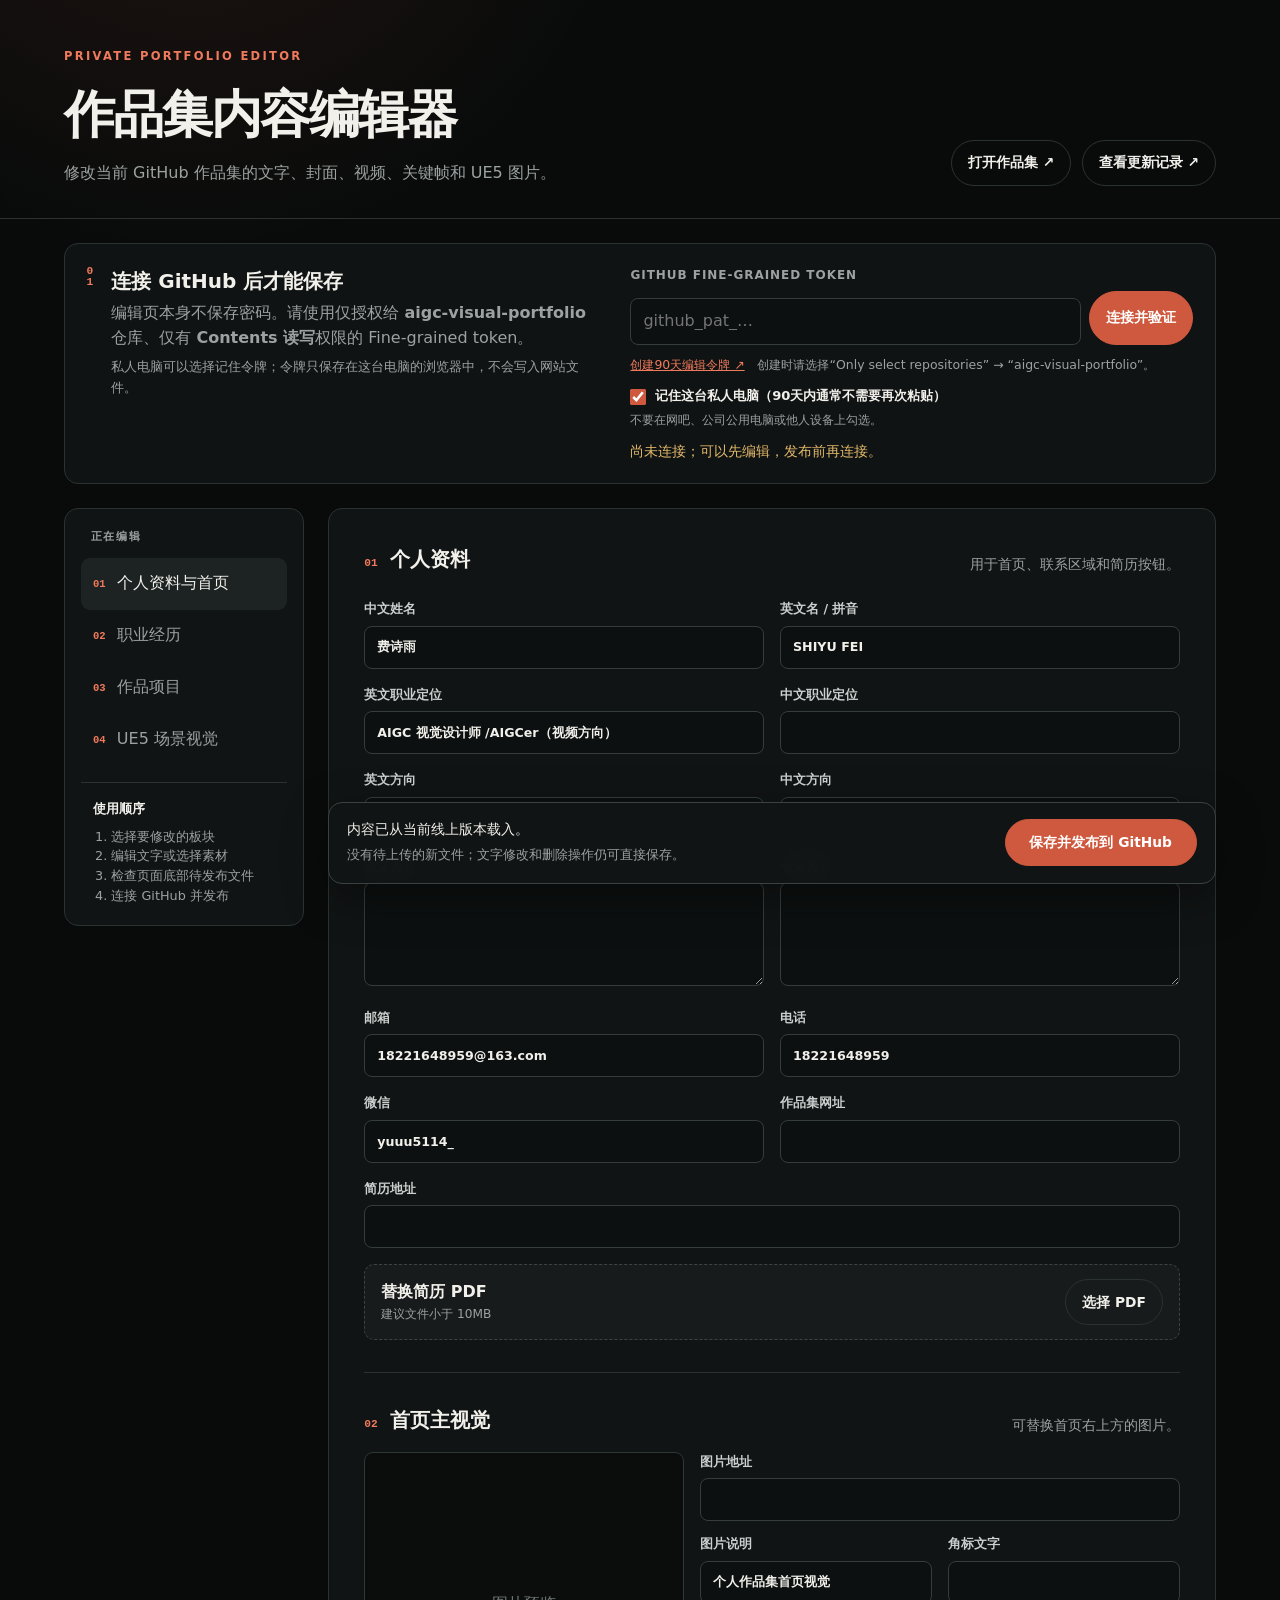
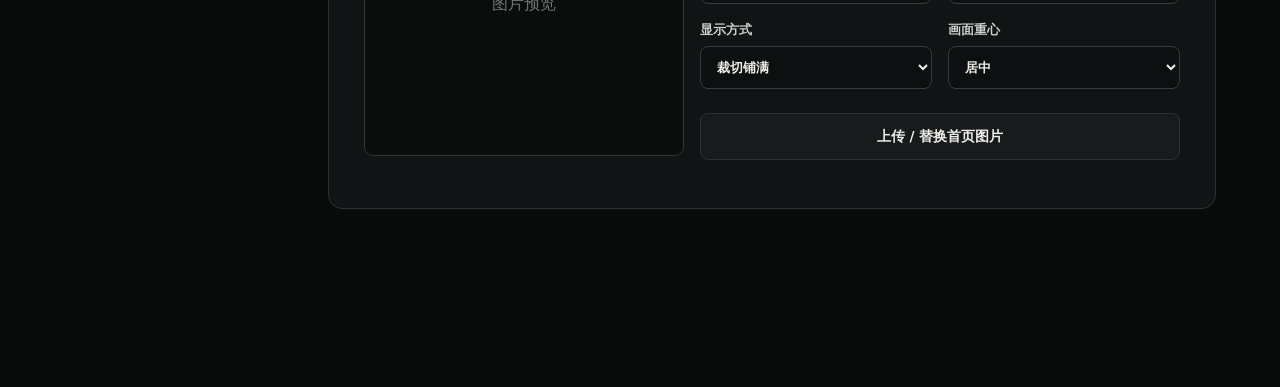
<file: editor/index.html>
<!doctype html>
<html lang="zh-CN">
<head>
  <meta charset="utf-8">
  <meta name="viewport" content="width=device-width, initial-scale=1">
  <meta name="robots" content="noindex,nofollow,noarchive">
  <title>费诗雨作品集 · 内容编辑器</title>
  <meta http-equiv="Cache-Control" content="no-cache, no-store, must-revalidate">
  <meta http-equiv="Pragma" content="no-cache">
  <meta http-equiv="Expires" content="0">
  <link rel="stylesheet" href="./editor.css?v=20261022-1">
  <script src="../data/content.js?v=20261025-layout-refine-10"></script>
  <script defer src="./editor.js?v=20261022-1"></script>
</head>
<body>
  <header class="topbar">
    <div>
      <p class="eyebrow">PRIVATE PORTFOLIO EDITOR</p>
      <h1>作品集内容编辑器</h1>
      <p class="subtitle">修改当前 GitHub 作品集的文字、封面、视频、关键帧和 UE5 图片。</p>
    </div>
    <div class="topbar__actions">
      <a class="button button--ghost" href="../" target="_blank" rel="noreferrer">打开作品集 ↗</a>
      <a class="button button--ghost" href="https://github.com/Xingriqing/aigc-visual-portfolio/commits/main" target="_blank" rel="noreferrer">查看更新记录 ↗</a>
    </div>
  </header>

  <section class="access-card" aria-labelledby="access-title">
    <div class="access-card__copy">
      <span class="step-number">01</span>
      <div>
        <h2 id="access-title">连接 GitHub 后才能保存</h2>
        <p>编辑页本身不保存密码。请使用仅授权给 <strong>aigc-visual-portfolio</strong> 仓库、仅有 <strong>Contents 读写</strong>权限的 Fine-grained token。</p>
        <p class="security-note">私人电脑可以选择记住令牌；令牌只保存在这台电脑的浏览器中，不会写入网站文件。</p>
      </div>
    </div>
    <div class="token-row">
      <label for="github-token">GitHub Fine-grained token</label>
      <div class="token-controls">
        <input id="github-token" type="password" autocomplete="off" placeholder="github_pat_…" spellcheck="false">
        <button type="button" class="button button--primary" data-connect>连接并验证</button>
        <button type="button" class="button button--quiet" data-disconnect hidden>清除令牌</button>
      </div>
      <div class="token-help">
        <a href="https://github.com/settings/personal-access-tokens/new?name=AIGC%20Portfolio%20Editor&amp;description=Only%20used%20to%20publish%20the%20AIGC%20portfolio&amp;target_name=Xingriqing&amp;expires_in=90&amp;contents=write" target="_blank" rel="noreferrer">创建90天编辑令牌 ↗</a>
        <span>创建时请选择“Only select repositories” → “aigc-visual-portfolio”。</span>
      </div>
      <label class="remember-device"><input type="checkbox" data-remember-device checked><span>记住这台私人电脑（90天内通常不需要再次粘贴）</span></label>
      <p class="remember-warning">不要在网吧、公司公用电脑或他人设备上勾选。</p>
      <p class="connection-status" data-connection-status>尚未连接；可以先编辑，发布前再连接。</p>
    </div>
  </section>

  <div class="editor-layout">
    <aside class="sidebar" aria-label="编辑内容选择">
      <p class="sidebar__label">正在编辑</p>
      <button type="button" class="mode-button is-active" data-mode="site"><span>01</span>个人资料与首页</button>
      <button type="button" class="mode-button" data-mode="experience"><span>02</span>职业经历</button>
      <button type="button" class="mode-button" data-mode="project"><span>03</span>作品项目</button>
      <button type="button" class="mode-button" data-mode="environment"><span>04</span>UE5 场景视觉</button>
      <div class="sidebar__help">
        <strong>使用顺序</strong>
        <ol>
          <li>选择要修改的板块</li>
          <li>编辑文字或选择素材</li>
          <li>检查页面底部待发布文件</li>
          <li>连接 GitHub 并发布</li>
        </ol>
      </div>
    </aside>

    <main class="workspace">
      <form data-editor-form>
        <div class="panel" data-panel="site">
          <div class="panel-heading">
            <div><span>01</span><h2>个人资料</h2></div>
            <p>用于首页、联系区域和简历按钮。</p>
          </div>
          <div class="form-grid form-grid--two">
            <label>中文姓名<input name="profile.name"></label>
            <label>英文名 / 拼音<input name="profile.englishName"></label>
            <label>英文职业定位<input name="profile.title"></label>
            <label>中文职业定位<input name="profile.titleCN"></label>
            <label>英文方向<input name="profile.disciplines"></label>
            <label>中文方向<input name="profile.disciplinesCN"></label>
          </div>
          <div class="form-grid form-grid--two">
            <label>英文简介<textarea name="profile.introEn" rows="4"></textarea></label>
            <label>中文简介<textarea name="profile.introZh" rows="4"></textarea></label>
          </div>
          <div class="form-grid form-grid--two">
            <label>邮箱<input name="profile.email" type="email"></label>
            <label>电话<input name="profile.phone" type="tel"></label>
            <label>微信<input name="profile.wechat"></label>
            <label>作品集网址<input name="profile.portfolioUrl" type="url"></label>
            <label class="span-two">简历地址<input name="profile.resumeUrl"></label>
          </div>
          <div class="upload-strip">
            <div><strong>替换简历 PDF</strong><small>建议文件小于 10MB</small></div>
            <label class="file-button">选择 PDF<input type="file" accept="application/pdf" data-upload="resume"></label>
          </div>

          <div class="panel-divider"></div>
          <div class="panel-heading panel-heading--compact">
            <div><span>02</span><h2>首页主视觉</h2></div>
            <p>可替换首页右上方的图片。</p>
          </div>
          <div class="media-editor">
            <div class="media-preview" data-preview="hero"><span>首页图片预览</span></div>
            <div class="media-fields">
              <label>图片地址<input name="hero.image"></label>
              <div class="form-grid form-grid--two">
                <label>图片说明<input name="hero.alt"></label>
                <label>角标文字<input name="hero.caption"></label>
                <label>显示方式<select name="hero.fit"><option value="cover">裁切铺满</option><option value="contain">完整显示</option></select></label>
                <label>画面重心<select name="hero.position"><option value="center">居中</option><option value="top">顶部</option><option value="bottom">底部</option><option value="left">左侧</option><option value="right">右侧</option></select></label>
              </div>
              <label class="file-button file-button--wide">上传 / 替换首页图片<input type="file" accept="image/jpeg,image/png,image/webp" data-upload="hero"></label>
            </div>
          </div>
        </div>

        <div class="panel" data-panel="experience" hidden>
          <div class="panel-heading">
            <div><span>02</span><h2>职业经历</h2></div>
            <p>修改公司、岗位、时间和工作内容。</p>
          </div>
          <label class="selector-label">选择经历<select data-experience-select></select></label>
          <div class="form-grid form-grid--two">
            <label>Company<input name="experience.company"></label>
            <label>公司中文名<input name="experience.companyCN"></label>
            <label>Location<input name="experience.location"></label>
            <label>地点中文<input name="experience.locationCN"></label>
            <label>Position<input name="experience.role"></label>
            <label>中文职位<input name="experience.roleCN"></label>
            <label>经历类型<input name="experience.type"></label>
            <label>时间<input name="experience.period"></label>
          </div>
          <label>经历简介<textarea name="experience.summary" rows="6"></textarea></label>
          <label>工作内容（每行一项）<textarea name="experience.responsibilities" rows="10"></textarea></label>
          <label>保密说明<textarea name="experience.confidentialityNote" rows="4"></textarea></label>
        </div>

        <div class="panel" data-panel="project" hidden>
          <div class="panel-heading">
            <div><span>03</span><h2>作品项目</h2></div>
            <p>选择项目后可修改文字、素材和公开链接。</p>
          </div>
          <label class="selector-label">选择项目<select data-project-select></select></label>

          <div class="form-grid form-grid--two">
            <label class="span-two">项目名称<textarea name="project.title" rows="2"></textarea></label>
            <label>英文副标题<input name="project.subtitle"></label>
            <label>年份 / 状态<input name="project.year"></label>
            <label>项目类型<input name="project.category"></label>
            <label>项目标签<input name="project.projectType"></label>
            <label>客户 / 品牌<input name="project.client"></label>
            <label>平台<input name="project.platform"></label>
          </div>
          <label>项目介绍<textarea name="project.description" rows="6"></textarea></label>
          <div class="form-grid form-grid--two">
            <label>Role（每行一项）<textarea name="project.role" rows="7"></textarea></label>
            <label>My Contribution（每行一项）<textarea name="project.responsibilities" rows="7"></textarea></label>
          </div>
          <label>Tools（每行一项）<textarea name="project.tools" rows="5"></textarea></label>

          <div class="panel-divider"></div>
          <div class="panel-heading panel-heading--compact">
            <div><span>04</span><h2>封面与成片</h2></div>
            <p>上传后会自动写入素材地址。</p>
          </div>
          <div class="media-pair">
            <article class="media-card">
              <div class="media-preview" data-preview="cover"><span>项目封面预览</span></div>
              <h3>封面 / Hero Image</h3>
              <label>素材地址<input name="project.coverImage"></label>
              <div class="form-grid form-grid--two form-grid--compact">
                <label>显示比例<select name="project.coverAspect"><option>16:9</option><option>3:2</option><option>4:3</option><option>1:1</option><option>3:4</option><option>4:5</option><option>9:16</option></select></label>
                <label>显示方式<select name="project.coverFit"><option value="cover">裁切铺满</option><option value="contain">完整显示</option></select></label>
              </div>
              <label>图片来源说明<textarea name="project.sourceNote" rows="2"></textarea></label>
              <label class="file-button file-button--wide">上传 / 替换封面<input type="file" accept="image/jpeg,image/png,image/webp" data-upload="cover"></label>
            </article>
            <article class="media-card">
              <div class="media-preview" data-preview="video"><span>视频预览</span></div>
              <h3>完整成片 / Film</h3>
              <label>视频地址<input name="project.videoUrl"></label>
              <p class="field-note">建议 MP4 / H.264，单文件不超过 20MB。</p>
              <label class="file-button file-button--wide">上传 / 替换视频<input type="file" accept="video/mp4,video/webm" data-upload="video"></label>
            </article>
          </div>

          <div class="repeat-section">
            <div class="repeat-heading"><div><h3>关键帧</h3><p>可以上传多张，调整文字、比例、顺序或全部删除；没有图片也可以直接保存。</p></div><label class="file-button">添加图片<input type="file" accept="image/jpeg,image/png,image/webp" multiple data-upload="stills"></label></div>
            <div class="repeat-list" data-stills-list></div>
          </div>

          <div class="repeat-section">
            <div class="repeat-heading"><div><h3>外部链接</h3><p>成片、平台页面或项目链接。</p></div><button type="button" class="button button--quiet" data-add-link>＋ 添加链接</button></div>
            <div class="repeat-list" data-links-list></div>
          </div>
        </div>

        <div class="panel" data-panel="environment" hidden>
          <div class="panel-heading">
            <div><span>04</span><h2>UE5 × AIGC 场景视觉</h2></div>
            <p>每组最多四张。可以调整顺序、图片比例和下方说明。</p>
          </div>
          <div class="environment-groups">
            <section class="environment-group" data-environment-group="0">
              <div class="repeat-heading"><div><h3>第一组</h3><p>GROUP 01 · 图片 1—4</p></div><label class="file-button">上传图片<input type="file" accept="image/jpeg,image/png,image/webp" multiple data-upload="environment-0"></label></div>
              <div class="repeat-list" data-environment-list="0"></div>
            </section>
            <section class="environment-group" data-environment-group="1">
              <div class="repeat-heading"><div><h3>第二组</h3><p>GROUP 02 · 图片 5—8</p></div><label class="file-button">上传图片<input type="file" accept="image/jpeg,image/png,image/webp" multiple data-upload="environment-1"></label></div>
              <div class="repeat-list" data-environment-list="1"></div>
            </section>
          </div>
        </div>

        <footer class="savebar">
          <div>
            <p data-editor-status>内容已从当前线上版本载入。</p>
            <small data-pending-status>没有待上传的新文件；文字修改和删除操作仍可直接保存。</small>
          </div>
          <button type="submit" class="button button--publish">保存并发布到 GitHub</button>
        </footer>
      </form>
    </main>
  </div>
</body>
</html>
</file>
<file: editor/editor.css>
:root {
  color-scheme: dark;
  --bg: #090b0b;
  --surface: #111414;
  --surface-2: #171b1b;
  --surface-3: #1d2222;
  --line: #2b3232;
  --text: #f1f0eb;
  --muted: #9ba2a0;
  --accent: #cf593e;
  --accent-light: #f07a5d;
  --ok: #72bc94;
  --warn: #e3b96b;
  --danger: #e67b79;
  --radius: 14px;
  font-family: Inter, "PingFang SC", "Microsoft YaHei", system-ui, sans-serif;
}

* { box-sizing: border-box; }

html { background: var(--bg); }

body {
  margin: 0;
  min-width: 320px;
  overflow-x: hidden;
  background:
    radial-gradient(circle at 15% -10%, rgba(207, 89, 62, .12), transparent 28rem),
    var(--bg);
  color: var(--text);
  line-height: 1.55;
}

p, a, strong, span, small { overflow-wrap: anywhere; }

button, input, textarea, select { font: inherit; }
button, select, input[type="file"] { cursor: pointer; }
a { color: inherit; }
[hidden] { display: none !important; }

.topbar {
  display: flex;
  align-items: flex-end;
  justify-content: space-between;
  gap: 2rem;
  padding: 3rem clamp(1.25rem, 5vw, 5rem) 2rem;
  border-bottom: 1px solid var(--line);
}

.eyebrow {
  margin: 0 0 .55rem;
  color: var(--accent-light);
  font-size: .72rem;
  font-weight: 700;
  letter-spacing: .2em;
}

h1, h2, h3, p { margin-top: 0; }
h1 { margin-bottom: .45rem; font-size: clamp(1.8rem, 4vw, 3.35rem); letter-spacing: -.04em; }
h2 { margin-bottom: .3rem; font-size: 1.25rem; }
h3 { margin-bottom: .25rem; font-size: 1rem; }
.subtitle, .panel-heading p, .repeat-heading p { margin-bottom: 0; color: var(--muted); }

.topbar__actions { display: flex; flex-wrap: wrap; gap: .65rem; }

.button,
.file-button {
  display: inline-flex;
  min-height: 2.75rem;
  align-items: center;
  justify-content: center;
  padding: .72rem 1rem;
  border: 1px solid var(--line);
  border-radius: 999px;
  background: var(--surface-2);
  color: var(--text);
  font-size: .86rem;
  font-weight: 700;
  text-decoration: none;
  transition: border-color .2s, background .2s, transform .2s;
}

.button:hover, .file-button:hover { border-color: #515b5a; transform: translateY(-1px); }
.button--primary, .button--publish { border-color: var(--accent); background: var(--accent); color: #fff; }
.button--primary:hover, .button--publish:hover { background: var(--accent-light); }
.button--ghost { background: transparent; }
.button--quiet { min-height: 2.35rem; padding: .5rem .8rem; }
.button--danger { border-color: rgba(230, 123, 121, .5); background: transparent; color: var(--danger); }
.button:disabled { cursor: wait; opacity: .55; transform: none; }

.access-card {
  display: grid;
  grid-template-columns: minmax(0, 1fr) minmax(320px, 1.1fr);
  gap: 2rem;
  margin: 1.5rem clamp(1.25rem, 5vw, 5rem);
  padding: 1.35rem;
  border: 1px solid var(--line);
  border-radius: var(--radius);
  background: rgba(17, 20, 20, .9);
}

.access-card__copy { display: flex; min-width: 0; gap: 1rem; }
.access-card__copy p { margin-bottom: .4rem; color: var(--muted); }
.step-number { color: var(--accent-light); font: 700 .7rem/1 monospace; letter-spacing: .12em; }
.security-note { font-size: .82rem; }

.token-row { min-width: 0; }
.token-row label { display: block; margin-bottom: .45rem; color: var(--muted); font-size: .75rem; font-weight: 700; letter-spacing: .08em; text-transform: uppercase; }
.token-controls { display: flex; gap: .55rem; }
.token-controls input { min-width: 0; flex: 1; }
.token-help { display: flex; flex-wrap: wrap; gap: .4rem .8rem; margin-top: .65rem; color: var(--muted); font-size: .78rem; }
.token-help a { color: var(--accent-light); }
.remember-device { display: flex !important; align-items: center; gap: .55rem; margin: .75rem 0 0 !important; color: var(--text) !important; font-size: .82rem !important; font-weight: 600 !important; letter-spacing: 0 !important; text-transform: none !important; }
.remember-device input { width: 1rem; min-height: 1rem; height: 1rem; margin: 0; accent-color: var(--accent); }
.remember-warning { margin: .25rem 0 0; color: var(--muted); font-size: .75rem; }
.connection-status { margin: .7rem 0 0; color: var(--warn); font-size: .85rem; }
.connection-status.is-ok { color: var(--ok); }
.connection-status.is-error { color: var(--danger); }

.editor-layout {
  display: grid;
  grid-template-columns: 240px minmax(0, 1fr);
  gap: 1.5rem;
  max-width: 1520px;
  margin: 0 auto;
  padding: 0 clamp(1.25rem, 5vw, 5rem) 5rem;
}

.sidebar {
  position: sticky;
  top: 1rem;
  align-self: start;
  padding: 1rem;
  border: 1px solid var(--line);
  border-radius: var(--radius);
  background: var(--surface);
}

.sidebar__label { margin: .2rem .6rem .75rem; color: var(--muted); font-size: .7rem; font-weight: 700; letter-spacing: .16em; text-transform: uppercase; }
.mode-button { display: flex; width: 100%; align-items: center; gap: .7rem; padding: .85rem .75rem; border: 0; border-radius: 9px; background: transparent; color: var(--muted); text-align: left; }
.mode-button span { color: var(--accent-light); font: 700 .66rem monospace; }
.mode-button:hover { background: var(--surface-2); color: var(--text); }
.mode-button.is-active { background: var(--surface-3); color: var(--text); }
.sidebar__help { margin-top: 1rem; padding: 1rem .75rem .2rem; border-top: 1px solid var(--line); color: var(--muted); font-size: .8rem; }
.sidebar__help strong { color: var(--text); }
.sidebar__help ol { margin: .5rem 0 0; padding-left: 1.15rem; }

.workspace { min-width: 0; }
.panel { padding: clamp(1.2rem, 3vw, 2.2rem); border: 1px solid var(--line); border-radius: var(--radius); background: var(--surface); }
.panel-heading { display: flex; align-items: end; justify-content: space-between; gap: 1rem; margin-bottom: 1.5rem; }
.panel-heading > div { display: flex; align-items: baseline; gap: .75rem; }
.panel-heading span { color: var(--accent-light); font: 700 .7rem monospace; }
.panel-heading h2 { margin: 0; }
.panel-heading p { max-width: 34rem; font-size: .86rem; text-align: right; }
.panel-heading--compact { margin-bottom: 1rem; }
.panel-divider { height: 1px; margin: 2rem 0; background: var(--line); }

label { display: block; color: #ccd0ce; font-size: .79rem; font-weight: 650; }
input, textarea, select {
  width: 100%;
  margin-top: .42rem;
  border: 1px solid #353d3c;
  border-radius: 8px;
  outline: none;
  background: #0d1010;
  color: var(--text);
  transition: border-color .2s, box-shadow .2s;
}
input, select { min-height: 2.7rem; padding: .62rem .75rem; }
textarea { min-height: 6rem; padding: .75rem; resize: vertical; }
input:focus, textarea:focus, select:focus { border-color: var(--accent); box-shadow: 0 0 0 3px rgba(207, 89, 62, .12); }

.form-grid { display: grid; gap: 1rem; margin-bottom: 1rem; }
.form-grid--two { grid-template-columns: repeat(2, minmax(0, 1fr)); }
.form-grid--compact { gap: .65rem; margin-bottom: .7rem; }
.span-two { grid-column: 1 / -1; }
.panel > label { margin-bottom: 1rem; }
.selector-label { max-width: 38rem; margin-bottom: 1.5rem !important; }

.upload-strip { display: flex; align-items: center; justify-content: space-between; gap: 1rem; margin-top: .4rem; padding: .85rem 1rem; border: 1px dashed #3b4443; border-radius: 10px; background: var(--surface-2); }
.upload-strip strong, .upload-strip small { display: block; }
.upload-strip small, .field-note { color: var(--muted); font-size: .76rem; }
.file-button { position: relative; cursor: pointer; }
.file-button input { position: absolute; width: 1px; height: 1px; opacity: 0; pointer-events: none; }
.file-button--wide { width: 100%; margin-top: .5rem; border-radius: 8px; }

.media-editor { display: grid; grid-template-columns: minmax(240px, .8fr) minmax(0, 1.2fr); gap: 1rem; }
.media-fields > label { margin-bottom: .8rem; }
.media-pair { display: grid; grid-template-columns: repeat(2, minmax(0, 1fr)); gap: 1rem; }
.media-card { min-width: 0; padding: 1rem; border: 1px solid var(--line); border-radius: 12px; background: var(--surface-2); }
.media-card > label { margin-bottom: .8rem; }
.media-preview { display: grid; min-height: 220px; place-items: center; overflow: hidden; margin-bottom: 1rem; border: 1px solid #303737; border-radius: 9px; background: #0b0d0d; color: #707876; }
.media-preview img, .media-preview video { width: 100%; height: 100%; max-height: 430px; object-fit: contain; }

.repeat-section, .environment-group { margin-top: 1.5rem; padding-top: 1.4rem; border-top: 1px solid var(--line); }
.repeat-heading { display: flex; align-items: center; justify-content: space-between; gap: 1rem; margin-bottom: .9rem; }
.repeat-heading p { font-size: .8rem; }
.repeat-list { display: grid; gap: .7rem; }
.repeat-row { display: grid; grid-template-columns: 96px minmax(0, 1fr) auto; gap: .75rem; align-items: start; padding: .75rem; border: 1px solid var(--line); border-radius: 10px; background: var(--surface-2); }
.repeat-row__thumb { width: 96px; height: 76px; overflow: hidden; border-radius: 7px; background: #0b0d0d; }
.repeat-row__thumb img { width: 100%; height: 100%; object-fit: cover; }
.repeat-row__fields { display: grid; grid-template-columns: repeat(2, minmax(0, 1fr)); gap: .6rem; }
.repeat-row__fields .span-two { grid-column: 1 / -1; }
.repeat-row__fields input, .repeat-row__fields select, .repeat-row__fields textarea { min-height: 2.35rem; margin-top: .25rem; padding: .48rem .6rem; font-size: .8rem; }
.repeat-row__actions { display: flex; flex-direction: column; gap: .4rem; }
.repeat-row__actions .button { min-height: 2rem; padding: .35rem .55rem; border-radius: 7px; font-size: .72rem; }
.empty-state { margin: 0; padding: 1rem; border: 1px dashed #37403f; border-radius: 9px; color: var(--muted); font-size: .82rem; text-align: center; }

.link-row { grid-template-columns: minmax(0, 1fr) minmax(0, 1.5fr) auto; }
.link-row .repeat-row__fields { display: contents; }
.link-row .repeat-row__actions { align-self: end; }

.savebar {
  position: sticky;
  bottom: 1rem;
  z-index: 10;
  display: flex;
  align-items: center;
  justify-content: space-between;
  gap: 1rem;
  margin-top: 1rem;
  padding: 1rem 1.15rem;
  border: 1px solid #3a4241;
  border-radius: var(--radius);
  background: rgba(18, 21, 21, .94);
  box-shadow: 0 14px 45px rgba(0, 0, 0, .35);
  backdrop-filter: blur(16px);
}
.savebar p { margin-bottom: .1rem; font-size: .88rem; }
.savebar p.is-error { color: var(--danger); }
.savebar p.is-ok { color: var(--ok); }
.savebar small { color: var(--muted); }
.button--publish { min-width: 12rem; }

@media (max-width: 980px) {
  .access-card, .editor-layout { grid-template-columns: 1fr; }
  .sidebar { position: static; display: grid; grid-template-columns: repeat(2, minmax(0, 1fr)); }
  .sidebar__label, .sidebar__help { grid-column: 1 / -1; }
  .media-pair { grid-template-columns: 1fr; }
}

@media (max-width: 680px) {
  .topbar { align-items: flex-start; flex-direction: column; padding-top: 2rem; }
  .topbar__actions, .topbar__actions .button { width: 100%; }
  .access-card { margin: 1rem; }
  .access-card__copy { display: block; }
  .token-controls { flex-direction: column; }
  .editor-layout { padding: 0 1rem 4rem; }
  .sidebar { grid-template-columns: 1fr; }
  .sidebar__label, .sidebar__help { grid-column: auto; }
  .form-grid--two, .media-editor { grid-template-columns: 1fr; }
  .span-two { grid-column: auto; }
  .panel-heading { align-items: flex-start; flex-direction: column; }
  .panel-heading p { text-align: left; }
  .repeat-row, .link-row { grid-template-columns: 1fr; }
  .repeat-row__thumb { width: 100%; height: 180px; }
  .repeat-row__fields { grid-template-columns: 1fr; }
  .repeat-row__fields .span-two { grid-column: auto; }
  .repeat-row__actions { flex-direction: row; flex-wrap: wrap; }
  .savebar { align-items: stretch; flex-direction: column; }
  .button--publish { width: 100%; }
}
</file>
